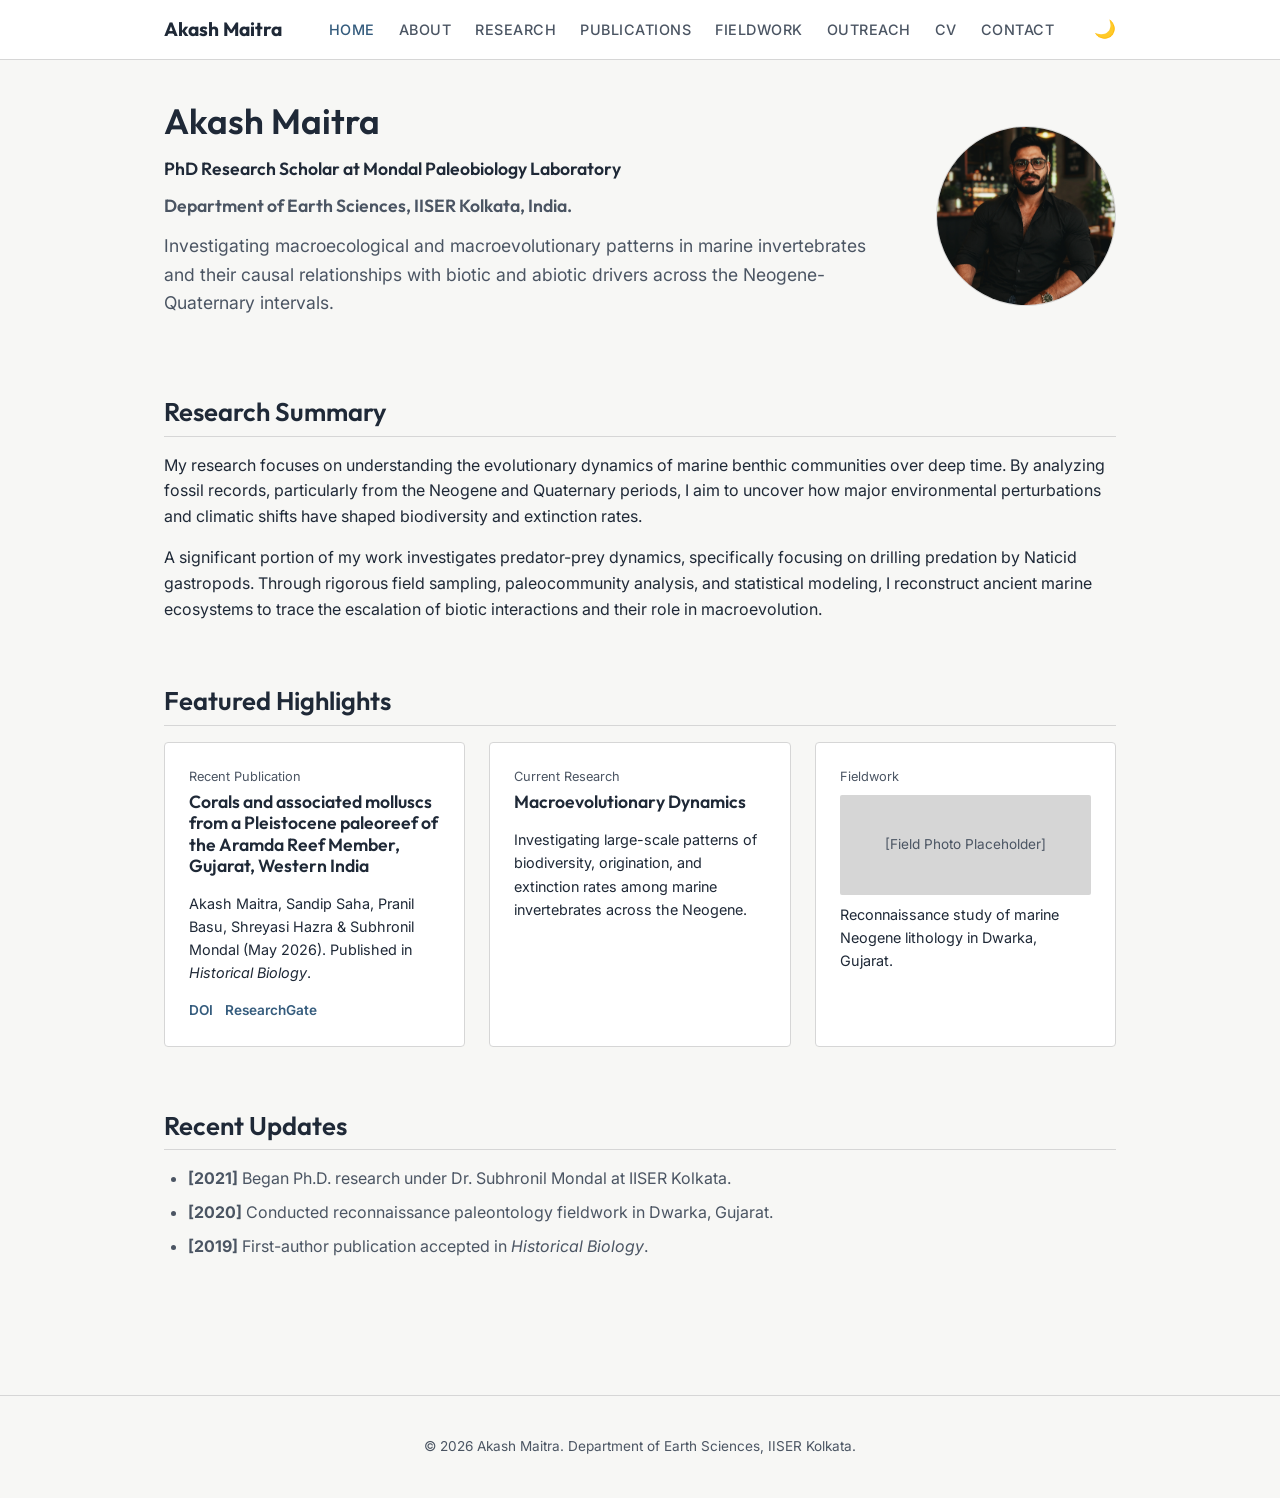
<file: index.html>
<!DOCTYPE html>
<html lang="en">
<head>
    <meta charset="UTF-8">
    <meta name="viewport" content="width=device-width, initial-scale=1.0">
    <title>Akash Maitra | Home</title>
    <link rel="stylesheet" href="styles.css">
</head>
<body>

    <nav class="navbar">
        <div class="container nav-container">
            <a href="index.html" class="nav-logo">Akash Maitra</a>
            <div class="nav-links">
                <a href="index.html" class="nav-link active">Home</a>
                <a href="about.html" class="nav-link">About</a>
                <a href="research.html" class="nav-link">Research</a>
                <a href="publications.html" class="nav-link">Publications</a>
                <a href="fieldwork.html" class="nav-link">Fieldwork</a>
                <a href="outreach.html" class="nav-link">Outreach</a>
                <a href="cv.html" class="nav-link">CV</a>
                <a href="contact.html" class="nav-link">Contact</a>
                <button class="theme-toggle" id="theme-toggle" aria-label="Toggle dark mode" style="background: none; border: none; cursor: pointer; font-size: 1.1rem; margin-left: 1rem;">🌙</button>
            </div>
        </div>
    </nav>

    <div class="page-wrapper container">
        
        <!-- Compact Hero -->
        <section class="hero">
            <div class="hero-content">
                <h1>Akash Maitra</h1>
                <h4>PhD Research Scholar at <a href="https://sites.google.com/site/subhronilindia/Home" target="_blank" rel="noopener" style="color: inherit; text-decoration: none;">Mondal Paleobiology Laboratory</a></h4>
                <h4 style="margin-top: 0; color: var(--text-secondary);"><a href="https://earth.iiserkol.ac.in/" target="_blank" rel="noopener" style="color: inherit; text-decoration: none;">Department of Earth Sciences</a>, <a href="https://www.iiserkol.ac.in/web/" target="_blank" rel="noopener" style="color: inherit; text-decoration: none;">IISER Kolkata</a>, India.</h4>
                <p style="font-size: 1.1rem; color: var(--text-secondary); margin-top: 1rem;">
                    Investigating macroecological and macroevolutionary patterns in marine invertebrates and their causal relationships with biotic and abiotic drivers across the Neogene-Quaternary intervals.
                </p>

            </div>
            <img src="profile.webp" alt="Akash Maitra" class="hero-image">
        </section>

        <!-- Research Summary -->
        <section style="margin-bottom: var(--space-xl);">
            <h2>Research Summary</h2>
            <p>
                My research focuses on understanding the evolutionary dynamics of marine benthic communities over deep time. By analyzing fossil records, particularly from the Neogene and Quaternary periods, I aim to uncover how major environmental perturbations and climatic shifts have shaped biodiversity and extinction rates.
            </p>
            <p>
                A significant portion of my work investigates predator-prey dynamics, specifically focusing on drilling predation by Naticid gastropods. Through rigorous field sampling, paleocommunity analysis, and statistical modeling, I reconstruct ancient marine ecosystems to trace the escalation of biotic interactions and their role in macroevolution.
            </p>
        </section>

        <!-- Featured Highlights -->
        <section style="margin-bottom: var(--space-xl);">
            <h2>Featured Highlights</h2>
            <div class="highlight-grid">
                <div class="highlight-item">
                    <span class="highlight-date">Recent Publication</span>
                    <h4>Corals and associated molluscs from a Pleistocene paleoreef of the Aramda Reef Member, Gujarat, Western India</h4>
                    <p style="font-size: 0.9rem;">Akash Maitra, Sandip Saha, Pranil Basu, Shreyasi Hazra & Subhronil Mondal (May 2026). Published in <em>Historical Biology</em>.</p>
                    <div style="margin-top: 0.5rem; font-size: 0.85rem;">
                        <a href="https://doi.org/10.1080/08912963.2026.2655822" target="_blank" rel="noopener" style="margin-right: 0.5rem; font-weight: 600;">DOI</a>
                        <a href="https://www.researchgate.net/publication/404551500_Corals_and_associated_molluscs_from_a_Pleistocene_paleoreef_of_the_Aramda_Reef_Member_Gujarat_Western_India" target="_blank" rel="noopener" style="font-weight: 600;">ResearchGate</a>
                    </div>
                </div>
                <div class="highlight-item">
                    <span class="highlight-date">Current Research</span>
                    <h4>Macroevolutionary Dynamics</h4>
                    <p style="font-size: 0.9rem;">Investigating large-scale patterns of biodiversity, origination, and extinction rates among marine invertebrates across the Neogene.</p>
                </div>
                <div class="highlight-item">
                    <span class="highlight-date">Fieldwork</span>
                    <div style="background-color: var(--border); height: 100px; margin-top: 0.5rem; margin-bottom: 0.5rem; display: flex; align-items: center; justify-content: center; color: var(--text-secondary); font-size: 0.85rem; border-radius: 2px;">
                        [Field Photo Placeholder]
                    </div>
                    <p style="font-size: 0.9rem;">Reconnaissance study of marine Neogene lithology in Dwarka, Gujarat.</p>
                </div>
            </div>
        </section>

        <!-- Recent Updates -->
        <section>
            <h2>Recent Updates</h2>
            <ul style="padding-left: var(--space-md); color: var(--text-secondary);">
                <li style="margin-bottom: 0.5rem;"><strong>[2021]</strong> Began Ph.D. research under Dr. Subhronil Mondal at IISER Kolkata.</li>
                <li style="margin-bottom: 0.5rem;"><strong>[2020]</strong> Conducted reconnaissance paleontology fieldwork in Dwarka, Gujarat.</li>
                <li style="margin-bottom: 0.5rem;"><strong>[2019]</strong> First-author publication accepted in <em>Historical Biology</em>.</li>
            </ul>
        </section>

    </div>

    <footer class="footer">
        <div class="container">
            &copy; 2026 Akash Maitra. Department of Earth Sciences, IISER Kolkata.
        </div>
    </footer>

    <script src="theme.js"></script>
</body>
</html>
</file>
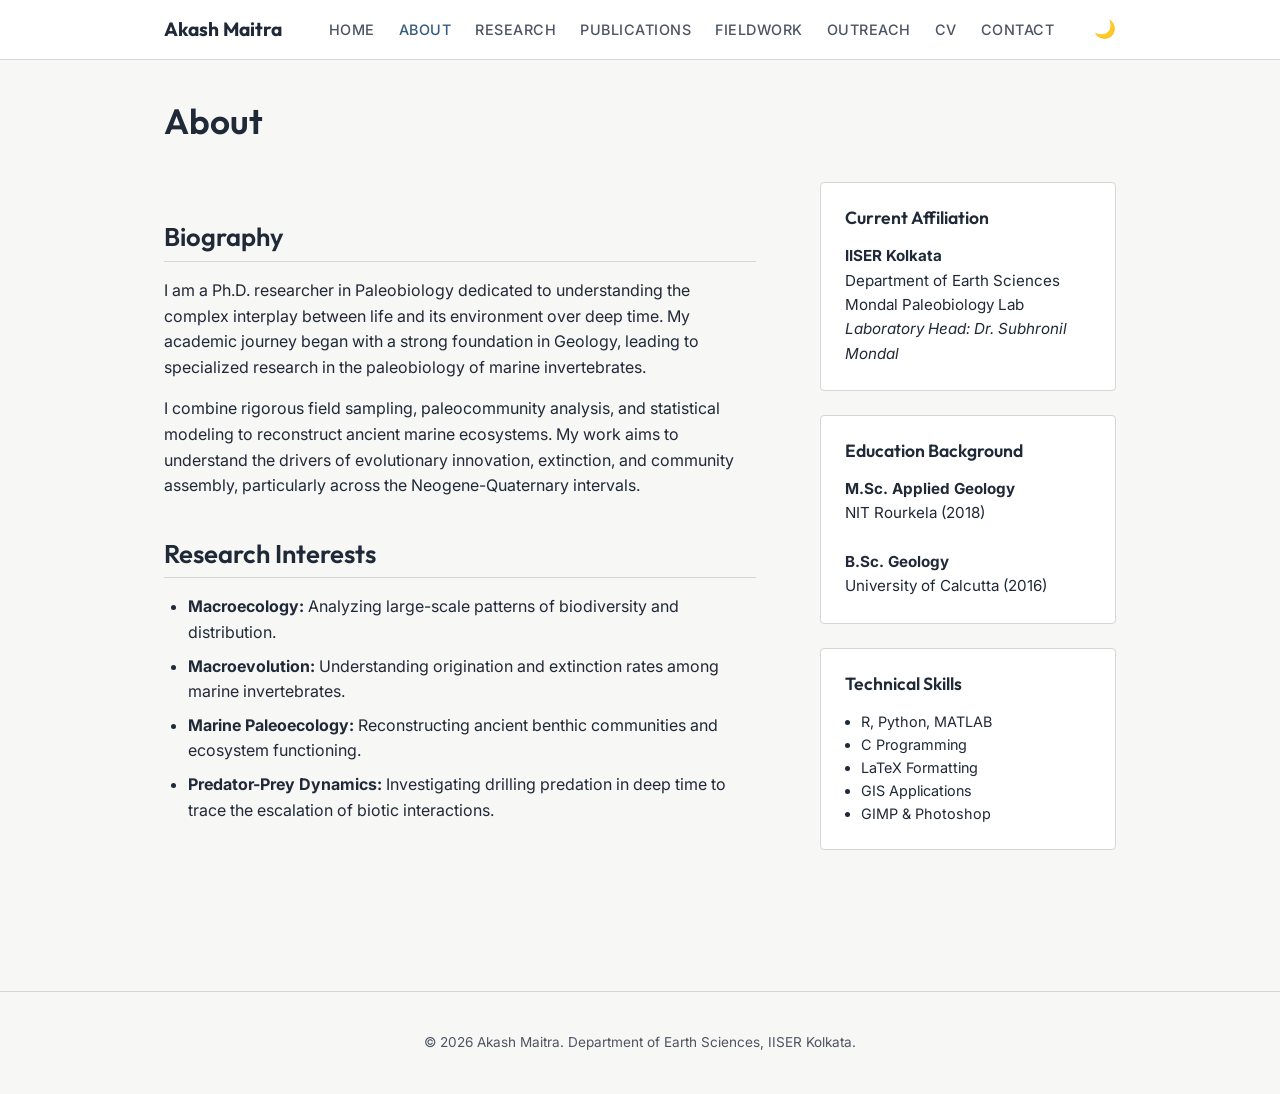
<file: about.html>
<!DOCTYPE html>
<html lang="en">
<head>
    <meta charset="UTF-8">
    <meta name="viewport" content="width=device-width, initial-scale=1.0">
    <title>Akash Maitra | About</title>
    <link rel="stylesheet" href="styles.css">
</head>
<body>

    <nav class="navbar">
        <div class="container nav-container">
            <a href="index.html" class="nav-logo">Akash Maitra</a>
            <div class="nav-links">
                <a href="index.html" class="nav-link">Home</a>
                <a href="about.html" class="nav-link active">About</a>
                <a href="research.html" class="nav-link">Research</a>
                <a href="publications.html" class="nav-link">Publications</a>
                <a href="fieldwork.html" class="nav-link">Fieldwork</a>
                <a href="outreach.html" class="nav-link">Outreach</a>
                <a href="cv.html" class="nav-link">CV</a>
                <a href="contact.html" class="nav-link">Contact</a>
                <button class="theme-toggle" id="theme-toggle" aria-label="Toggle dark mode" style="background: none; border: none; cursor: pointer; font-size: 1.1rem; margin-left: 1rem;">🌙</button>
            </div>
        </div>
    </nav>

    <div class="page-wrapper container">
        <h1>About</h1>
        
        <div style="display: grid; grid-template-columns: 2fr 1fr; gap: var(--space-xl); margin-top: var(--space-lg);">
            
            <!-- Biography Column -->
            <div>
                <h2>Biography</h2>
                <p>
                    I am a Ph.D. researcher in Paleobiology dedicated to understanding the complex interplay between life and its environment over deep time. My academic journey began with a strong foundation in Geology, leading to specialized research in the paleobiology of marine invertebrates.
                </p>
                <p>
                    I combine rigorous field sampling, paleocommunity analysis, and statistical modeling to reconstruct ancient marine ecosystems. My work aims to understand the drivers of evolutionary innovation, extinction, and community assembly, particularly across the Neogene-Quaternary intervals.
                </p>

                <h2>Research Interests</h2>
                <ul style="padding-left: var(--space-md); margin-bottom: var(--space-lg);">
                    <li style="margin-bottom: 0.5rem;"><strong>Macroecology:</strong> Analyzing large-scale patterns of biodiversity and distribution.</li>
                    <li style="margin-bottom: 0.5rem;"><strong>Macroevolution:</strong> Understanding origination and extinction rates among marine invertebrates.</li>
                    <li style="margin-bottom: 0.5rem;"><strong>Marine Paleoecology:</strong> Reconstructing ancient benthic communities and ecosystem functioning.</li>
                    <li style="margin-bottom: 0.5rem;"><strong>Predator-Prey Dynamics:</strong> Investigating drilling predation in deep time to trace the escalation of biotic interactions.</li>
                </ul>
            </div>

            <!-- Affiliations & Skills Column -->
            <div>
                <div class="highlight-item" style="margin-bottom: var(--space-md);">
                    <h4 style="margin-top: 0;">Current Affiliation</h4>
                    <p style="font-size: 0.95rem; margin-bottom: 0;">
                        <strong>IISER Kolkata</strong><br>
                        Department of Earth Sciences<br>
                        Mondal Paleobiology Lab<br>
                        <em>Laboratory Head: Dr. Subhronil Mondal</em>
                    </p>
                </div>

                <div class="highlight-item" style="margin-bottom: var(--space-md);">
                    <h4 style="margin-top: 0;">Education Background</h4>
                    <p style="font-size: 0.95rem; margin-bottom: 0;">
                        <strong>M.Sc. Applied Geology</strong><br>
                        NIT Rourkela (2018)<br><br>
                        <strong>B.Sc. Geology</strong><br>
                        University of Calcutta (2016)
                    </p>
                </div>
                
                <div class="highlight-item">
                    <h4 style="margin-top: 0;">Technical Skills</h4>
                    <ul style="padding-left: var(--space-sm); font-size: 0.9rem; margin-bottom: 0;">
                        <li>R, Python, MATLAB</li>
                        <li>C Programming</li>
                        <li>LaTeX Formatting</li>
                        <li>GIS Applications</li>
                        <li>GIMP & Photoshop</li>
                    </ul>
                </div>
            </div>
            
        </div>
    </div>

    <footer class="footer">
        <div class="container">
            &copy; 2026 Akash Maitra. Department of Earth Sciences, IISER Kolkata.
        </div>
    </footer>

    <script src="theme.js"></script>
</body>
</html>
</file>
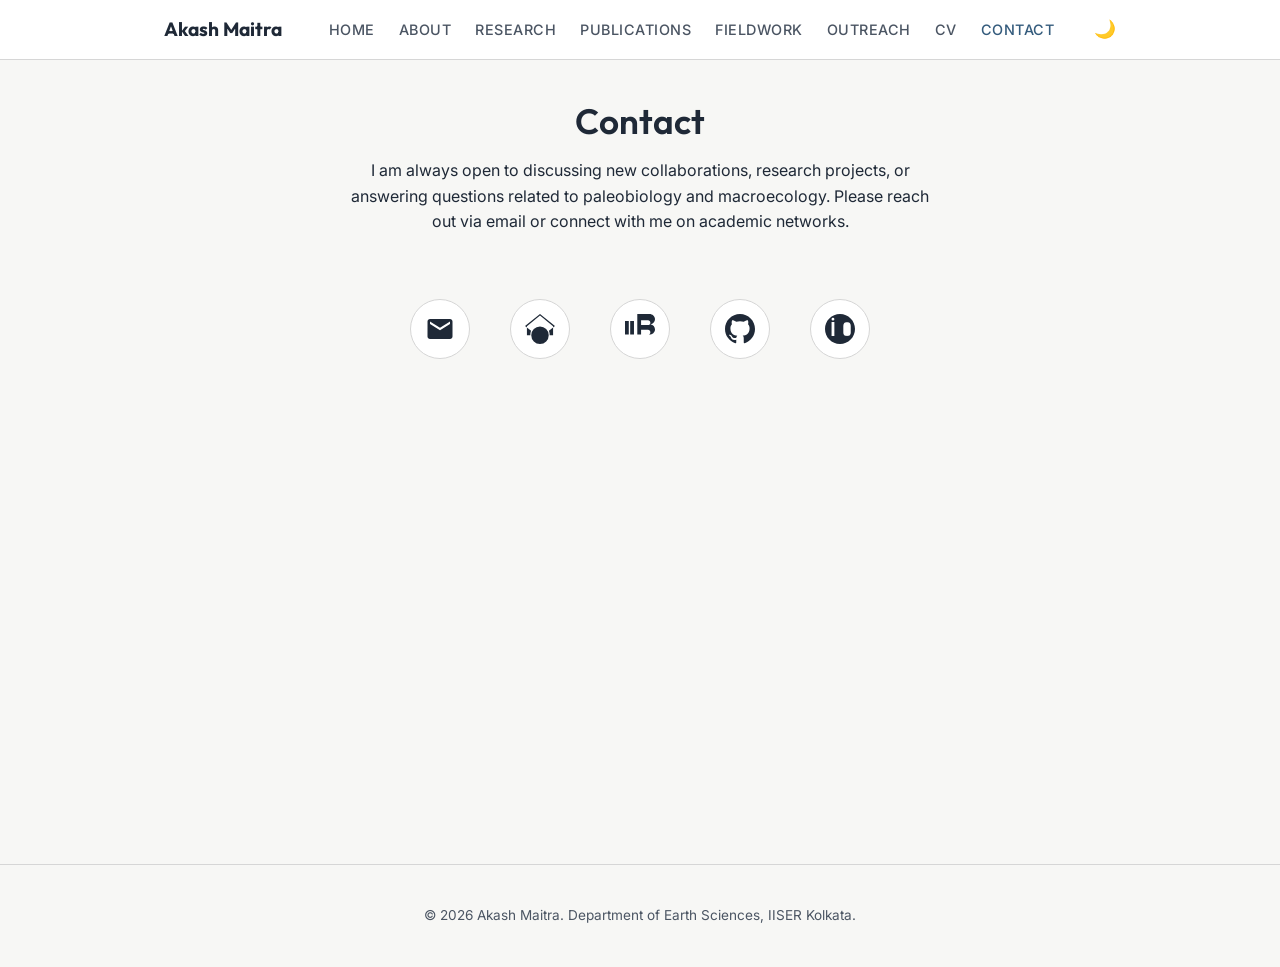
<file: contact.html>
<!DOCTYPE html>
<html lang="en">
<head>
    <meta charset="UTF-8">
    <meta name="viewport" content="width=device-width, initial-scale=1.0">
    <title>Akash Maitra | Contact</title>
    <link rel="stylesheet" href="styles.css">
</head>
<body>

    <nav class="navbar">
        <div class="container nav-container">
            <a href="index.html" class="nav-logo">Akash Maitra</a>
            <div class="nav-links">
                <a href="index.html" class="nav-link">Home</a>
                <a href="about.html" class="nav-link">About</a>
                <a href="research.html" class="nav-link">Research</a>
                <a href="publications.html" class="nav-link">Publications</a>
                <a href="fieldwork.html" class="nav-link">Fieldwork</a>
                <a href="outreach.html" class="nav-link">Outreach</a>
                <a href="cv.html" class="nav-link">CV</a>
                <a href="contact.html" class="nav-link active">Contact</a>
                <button class="theme-toggle" id="theme-toggle" aria-label="Toggle dark mode" style="background: none; border: none; cursor: pointer; font-size: 1.1rem; margin-left: 1rem;">🌙</button>
            </div>
        </div>
    </nav>

    <div class="page-wrapper container" style="text-align: center;">
        <h1>Contact</h1>
        <p class="text-secondary" style="margin-bottom: var(--space-xl); max-width: 600px; margin-left: auto; margin-right: auto;">
            I am always open to discussing new collaborations, research projects, or answering questions related to paleobiology and macroecology. Please reach out via email or connect with me on academic networks.
        </p>

        <div class="contact-grid">
            <!-- Gmail -->
            <a href="mailto:am21rs013@iiserkol.ac.in" class="contact-icon" title="Email" aria-label="Email">
                <svg viewBox="0 0 24 24"><path d="M20 4H4c-1.1 0-1.99.9-1.99 2L2 18c0 1.1.9 2 2 2h16c1.1 0 2-.9 2-2V6c0-1.1-.9-2-2-2zm0 4l-8 5-8-5V6l8 5 8-5v2z"/></svg>
            </a>
            
            <!-- Google Scholar -->
            <a href="https://scholar.google.com/citations?user=yaiYOuAAAAAJ&hl=en" target="_blank" rel="noopener noreferrer" class="contact-icon" title="Google Scholar" aria-label="Google Scholar">
                <svg viewBox="0 0 24 24"><path d="M12 24a7 7 0 1 1 0-14 7 7 0 0 1 0 14zm0-24L0 9.5l4.838 3.94A8.923 8.923 0 0 0 4.269 17H1.54V9.8L12 1.25l10.46 8.55V17h-2.73a8.923 8.923 0 0 0-.569-3.56L24 9.5 12 0z"/></svg>
            </a>
            
            <!-- ResearchGate -->
            <a href="https://www.researchgate.net/profile/Akash-Maitra-2?ev=hdr_xprf" target="_blank" rel="noopener noreferrer" class="contact-icon" title="ResearchGate" aria-label="ResearchGate">
                <svg viewBox="0 0 24 24"><path d="M19.586 0c2.274 0 4.414 1.83 4.414 4.102 0 1.956-1.503 3.633-3.666 4.101 2.273.473 3.666 2.146 3.666 4.102 0 2.273-2.14 4.101-4.414 4.101H9.834V0h9.752zM7.18 5.617v10.781H4.15V5.617H7.18zM0 5.617v10.781h3.03V5.617H0zm18.397 10.781c1.137 0 1.896-.757 1.896-1.896 0-1.138-.759-1.896-1.896-1.896h-5.534v3.792h5.534zm-5.534-7.585h5.534c1.137 0 1.896-.758 1.896-1.896 0-1.137-.759-1.895-1.896-1.895h-5.534v3.791z"/></svg>
            </a>
            
            <!-- GitHub -->
            <a href="#" target="_blank" rel="noopener noreferrer" class="contact-icon" title="GitHub" aria-label="GitHub">
                <svg viewBox="0 0 24 24"><path d="M12 0C5.37 0 0 5.373 0 12c0 5.302 3.438 9.8 8.207 11.387.6.113.793-.261.793-.577v-2.234c-3.338.726-4.033-1.416-4.033-1.416-.546-1.387-1.333-1.756-1.333-1.756-1.089-.745.083-.729.083-.729 1.205.084 1.839 1.237 1.839 1.237 1.07 1.834 2.807 1.304 3.492.997.107-.775.418-1.305.762-1.604-2.665-.305-5.467-1.334-5.467-5.931 0-1.311.469-2.381 1.236-3.221-.124-.303-.535-1.524.117-3.176 0 0 1.008-.322 3.301 1.23A11.509 11.509 0 0 1 12 5.803c1.02.005 2.047.138 3.006.404 2.291-1.552 3.297-1.23 3.297-1.23.653 1.653.242 2.874.118 3.176.77.84 1.235 1.911 1.235 3.221 0 4.609-2.807 5.624-5.479 5.921.43.372.823 1.102.823 2.222v3.293c0 .319.192.694.801.576C20.566 21.797 24 17.3 24 12c0-6.627-5.373-12-12-12z"/></svg>
            </a>
            
            <!-- ORCID Placeholder -->
            <a href="#" target="_blank" rel="noopener noreferrer" class="contact-icon" title="ORCID" aria-label="ORCID">
                <svg viewBox="0 0 24 24"><path d="M12 0C5.372 0 0 5.372 0 12s5.372 12 12 12 12-5.372 12-12S18.628 0 12 0zm-4.5 17.625h-2.25V6.375h2.25v11.25zM6.375 5.25a1.125 1.125 0 1 1 0-2.25 1.125 1.125 0 0 1 0 2.25zm11.25 12.375c-1.12 0-1.897-.247-2.33-.74-.43-.495-.644-1.205-.644-2.13v-5.25c0-.925.214-1.635.644-2.13.433-.493 1.21-.74 2.33-.74 1.12 0 1.897.247 2.33.74.43.495.644 1.205.644 2.13v5.25c0 .925-.214 1.635-.644 2.13-.433.493-1.21.74-2.33.74z"/></svg>
            </a>
        </div>
    </div>

    <footer class="footer">
        <div class="container">
            &copy; 2026 Akash Maitra. Department of Earth Sciences, IISER Kolkata.
        </div>
    </footer>

    <script src="theme.js"></script>
</body>
</html>
</file>
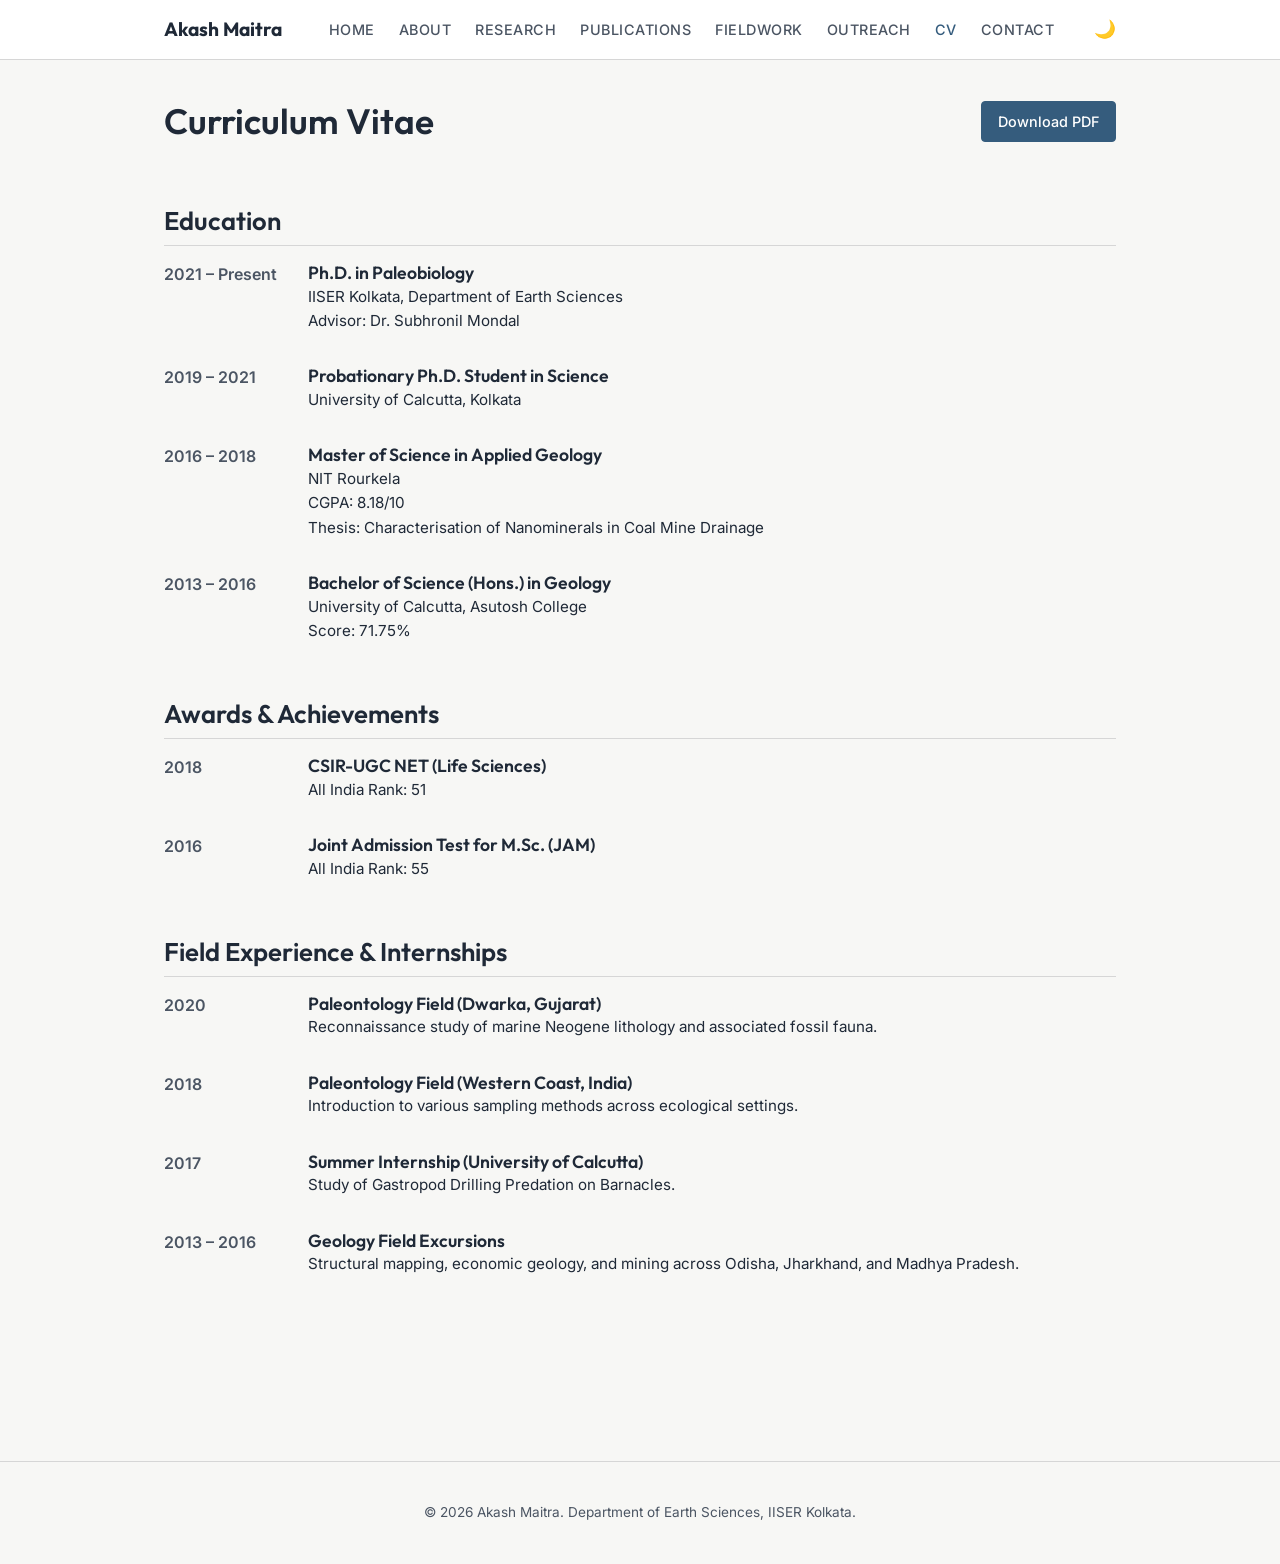
<file: cv.html>
<!DOCTYPE html>
<html lang="en">
<head>
    <meta charset="UTF-8">
    <meta name="viewport" content="width=device-width, initial-scale=1.0">
    <title>Akash Maitra | CV</title>
    <link rel="stylesheet" href="styles.css">
</head>
<body>

    <nav class="navbar">
        <div class="container nav-container">
            <a href="index.html" class="nav-logo">Akash Maitra</a>
            <div class="nav-links">
                <a href="index.html" class="nav-link">Home</a>
                <a href="about.html" class="nav-link">About</a>
                <a href="research.html" class="nav-link">Research</a>
                <a href="publications.html" class="nav-link">Publications</a>
                <a href="fieldwork.html" class="nav-link">Fieldwork</a>
                <a href="outreach.html" class="nav-link">Outreach</a>
                <a href="cv.html" class="nav-link active">CV</a>
                <a href="contact.html" class="nav-link">Contact</a>
                <button class="theme-toggle" id="theme-toggle" aria-label="Toggle dark mode" style="background: none; border: none; cursor: pointer; font-size: 1.1rem; margin-left: 1rem;">🌙</button>
            </div>
        </div>
    </nav>

    <div class="page-wrapper container">
        <div style="display: flex; justify-content: space-between; align-items: center; margin-bottom: var(--space-xl);">
            <h1 style="margin-bottom: 0;">Curriculum Vitae</h1>
            <a href="#" class="btn btn-primary" download>Download PDF</a>
        </div>

        <section class="cv-section">
            <h2>Education</h2>
            
            <div class="cv-item">
                <div class="cv-year">2021 &ndash; Present</div>
                <div class="cv-details">
                    <h4>Ph.D. in Paleobiology</h4>
                    <p class="text-secondary" style="font-size: 0.95rem;">IISER Kolkata, Department of Earth Sciences<br>Advisor: Dr. Subhronil Mondal</p>
                </div>
            </div>

            <div class="cv-item">
                <div class="cv-year">2019 &ndash; 2021</div>
                <div class="cv-details">
                    <h4>Probationary Ph.D. Student in Science</h4>
                    <p class="text-secondary" style="font-size: 0.95rem;">University of Calcutta, Kolkata</p>
                </div>
            </div>

            <div class="cv-item">
                <div class="cv-year">2016 &ndash; 2018</div>
                <div class="cv-details">
                    <h4>Master of Science in Applied Geology</h4>
                    <p class="text-secondary" style="font-size: 0.95rem;">NIT Rourkela<br>CGPA: 8.18/10<br>Thesis: Characterisation of Nanominerals in Coal Mine Drainage</p>
                </div>
            </div>

            <div class="cv-item">
                <div class="cv-year">2013 &ndash; 2016</div>
                <div class="cv-details">
                    <h4>Bachelor of Science (Hons.) in Geology</h4>
                    <p class="text-secondary" style="font-size: 0.95rem;">University of Calcutta, Asutosh College<br>Score: 71.75%</p>
                </div>
            </div>
        </section>

        <section class="cv-section">
            <h2>Awards & Achievements</h2>
            <div class="cv-item">
                <div class="cv-year">2018</div>
                <div class="cv-details">
                    <h4>CSIR-UGC NET (Life Sciences)</h4>
                    <p class="text-secondary" style="font-size: 0.95rem;">All India Rank: 51</p>
                </div>
            </div>
            <div class="cv-item">
                <div class="cv-year">2016</div>
                <div class="cv-details">
                    <h4>Joint Admission Test for M.Sc. (JAM)</h4>
                    <p class="text-secondary" style="font-size: 0.95rem;">All India Rank: 55</p>
                </div>
            </div>
        </section>

        <section class="cv-section">
            <h2>Field Experience & Internships</h2>
            <div class="cv-item">
                <div class="cv-year">2020</div>
                <div class="cv-details">
                    <h4>Paleontology Field (Dwarka, Gujarat)</h4>
                    <p class="text-secondary" style="font-size: 0.95rem;">Reconnaissance study of marine Neogene lithology and associated fossil fauna.</p>
                </div>
            </div>
            <div class="cv-item">
                <div class="cv-year">2018</div>
                <div class="cv-details">
                    <h4>Paleontology Field (Western Coast, India)</h4>
                    <p class="text-secondary" style="font-size: 0.95rem;">Introduction to various sampling methods across ecological settings.</p>
                </div>
            </div>
            <div class="cv-item">
                <div class="cv-year">2017</div>
                <div class="cv-details">
                    <h4>Summer Internship (University of Calcutta)</h4>
                    <p class="text-secondary" style="font-size: 0.95rem;">Study of Gastropod Drilling Predation on Barnacles.</p>
                </div>
            </div>
            <div class="cv-item">
                <div class="cv-year">2013 &ndash; 2016</div>
                <div class="cv-details">
                    <h4>Geology Field Excursions</h4>
                    <p class="text-secondary" style="font-size: 0.95rem;">Structural mapping, economic geology, and mining across Odisha, Jharkhand, and Madhya Pradesh.</p>
                </div>
            </div>
        </section>

    </div>

    <footer class="footer">
        <div class="container">
            &copy; 2026 Akash Maitra. Department of Earth Sciences, IISER Kolkata.
        </div>
    </footer>

    <script src="theme.js"></script>
</body>
</html>
</file>
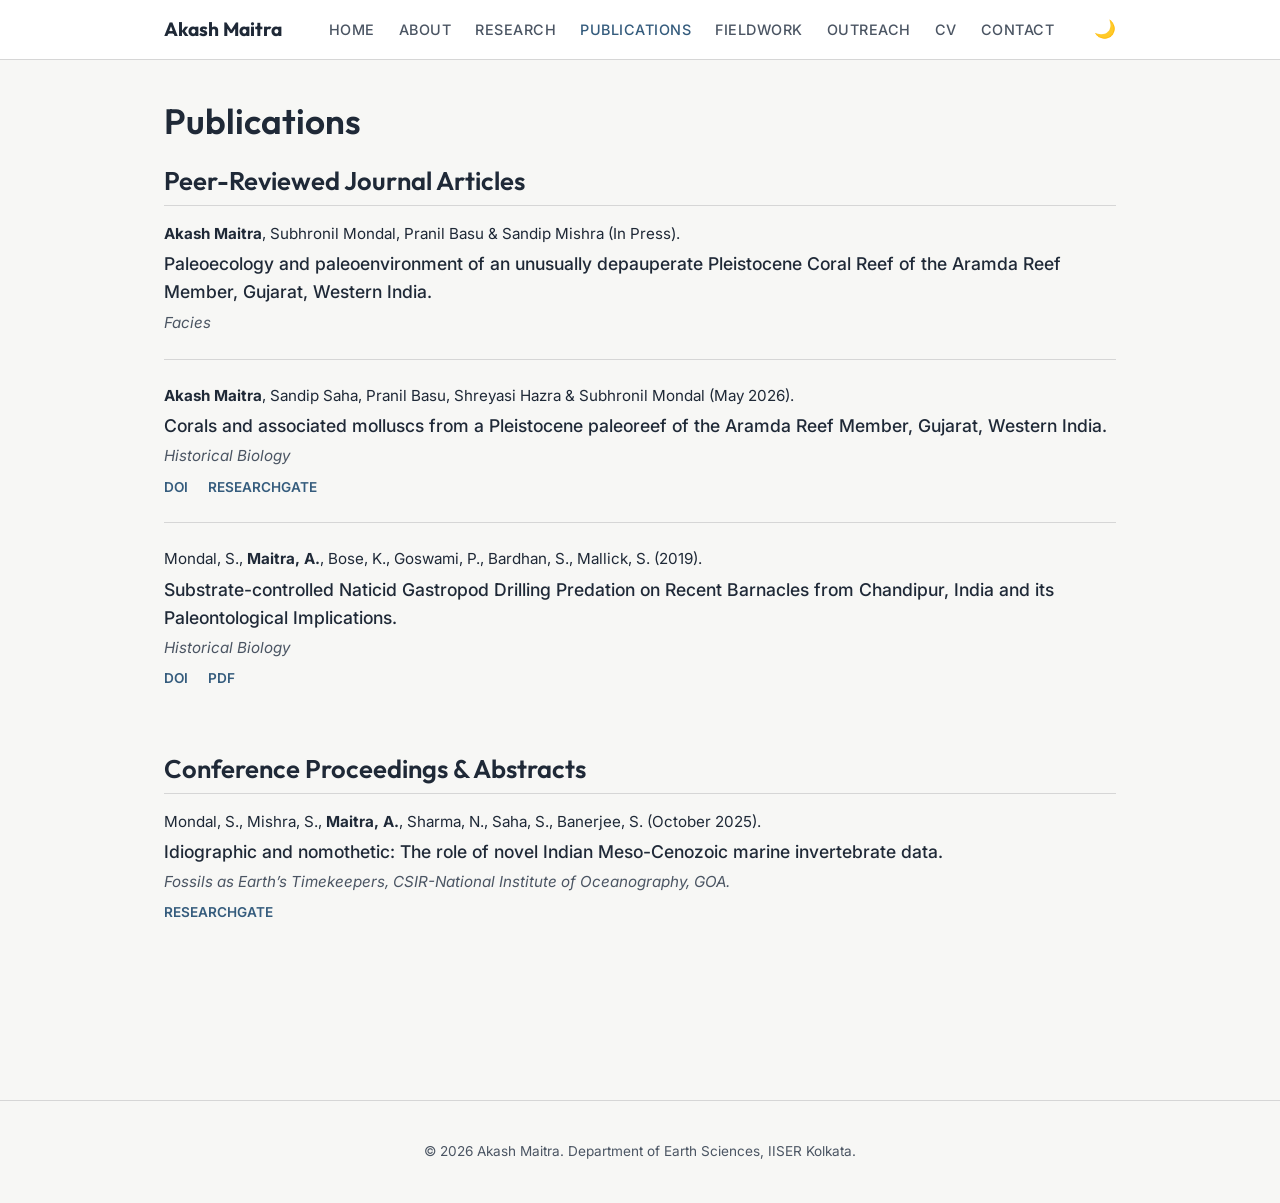
<file: publications.html>
<!DOCTYPE html>
<html lang="en">
<head>
    <meta charset="UTF-8">
    <meta name="viewport" content="width=device-width, initial-scale=1.0">
    <title>Akash Maitra | Publications</title>
    <link rel="stylesheet" href="styles.css">
</head>
<body>

    <nav class="navbar">
        <div class="container nav-container">
            <a href="index.html" class="nav-logo">Akash Maitra</a>
            <div class="nav-links">
                <a href="index.html" class="nav-link">Home</a>
                <a href="about.html" class="nav-link">About</a>
                <a href="research.html" class="nav-link">Research</a>
                <a href="publications.html" class="nav-link active">Publications</a>
                <a href="fieldwork.html" class="nav-link">Fieldwork</a>
                <a href="outreach.html" class="nav-link">Outreach</a>
                <a href="cv.html" class="nav-link">CV</a>
                <a href="contact.html" class="nav-link">Contact</a>
                <button class="theme-toggle" id="theme-toggle" aria-label="Toggle dark mode" style="background: none; border: none; cursor: pointer; font-size: 1.1rem; margin-left: 1rem;">🌙</button>
            </div>
        </div>
    </nav>

    <div class="page-wrapper container">
        <h1>Publications</h1>
        
        <h2 style="margin-top: var(--space-md);">Peer-Reviewed Journal Articles</h2>
        <ul class="pub-list">
            
            <li class="pub-item">
                <div class="pub-authors"><strong>Akash Maitra</strong>, Subhronil Mondal, Pranil Basu & Sandip Mishra (In Press).</div>
                <div class="pub-title">Paleoecology and paleoenvironment of an unusually depauperate Pleistocene Coral Reef of the Aramda Reef Member, Gujarat, Western India.</div>
                <div class="pub-journal">Facies</div>
            </li>

            <li class="pub-item">
                <div class="pub-authors"><strong>Akash Maitra</strong>, Sandip Saha, Pranil Basu, Shreyasi Hazra & Subhronil Mondal (May 2026).</div>
                <div class="pub-title">Corals and associated molluscs from a Pleistocene paleoreef of the Aramda Reef Member, Gujarat, Western India.</div>
                <div class="pub-journal">Historical Biology</div>
                <div class="pub-links">
                    <a href="https://doi.org/10.1080/08912963.2026.2655822" target="_blank" rel="noopener">DOI</a>
                    <a href="https://www.researchgate.net/publication/404551500_Corals_and_associated_molluscs_from_a_Pleistocene_paleoreef_of_the_Aramda_Reef_Member_Gujarat_Western_India" target="_blank" rel="noopener">ResearchGate</a>
                </div>
            </li>

            <li class="pub-item">
                <div class="pub-authors">Mondal, S., <strong>Maitra, A.</strong>, Bose, K., Goswami, P., Bardhan, S., Mallick, S. (2019).</div>
                <div class="pub-title">Substrate-controlled Naticid Gastropod Drilling Predation on Recent Barnacles from Chandipur, India and its Paleontological Implications.</div>
                <div class="pub-journal">Historical Biology</div>
                <div class="pub-links">
                    <a href="#" target="_blank" rel="noopener">DOI</a>
                    <a href="#" target="_blank" rel="noopener">PDF</a>
                </div>
            </li>

        </ul>

        <h2>Conference Proceedings & Abstracts</h2>
        <ul class="pub-list">
            
            <li class="pub-item">
                <div class="pub-authors">Mondal, S., Mishra, S., <strong>Maitra, A.</strong>, Sharma, N., Saha, S., Banerjee, S. (October 2025).</div>
                <div class="pub-title">Idiographic and nomothetic: The role of novel Indian Meso-Cenozoic marine invertebrate data.</div>
                <div class="pub-journal">Fossils as Earth’s Timekeepers, CSIR-National Institute of Oceanography, GOA.</div>
                <div class="pub-links">
                    <a href="https://www.researchgate.net/publication/397873054_Idiographic_and_nomothetic_The_role_of_novel_Indian_Meso-Cenozoic_marine_invertebrate_data" target="_blank" rel="noopener">ResearchGate</a>
                </div>
            </li>

        </ul>

    </div>

    <footer class="footer">
        <div class="container">
            &copy; 2026 Akash Maitra. Department of Earth Sciences, IISER Kolkata.
        </div>
    </footer>

    <script src="theme.js"></script>
</body>
</html>
</file>
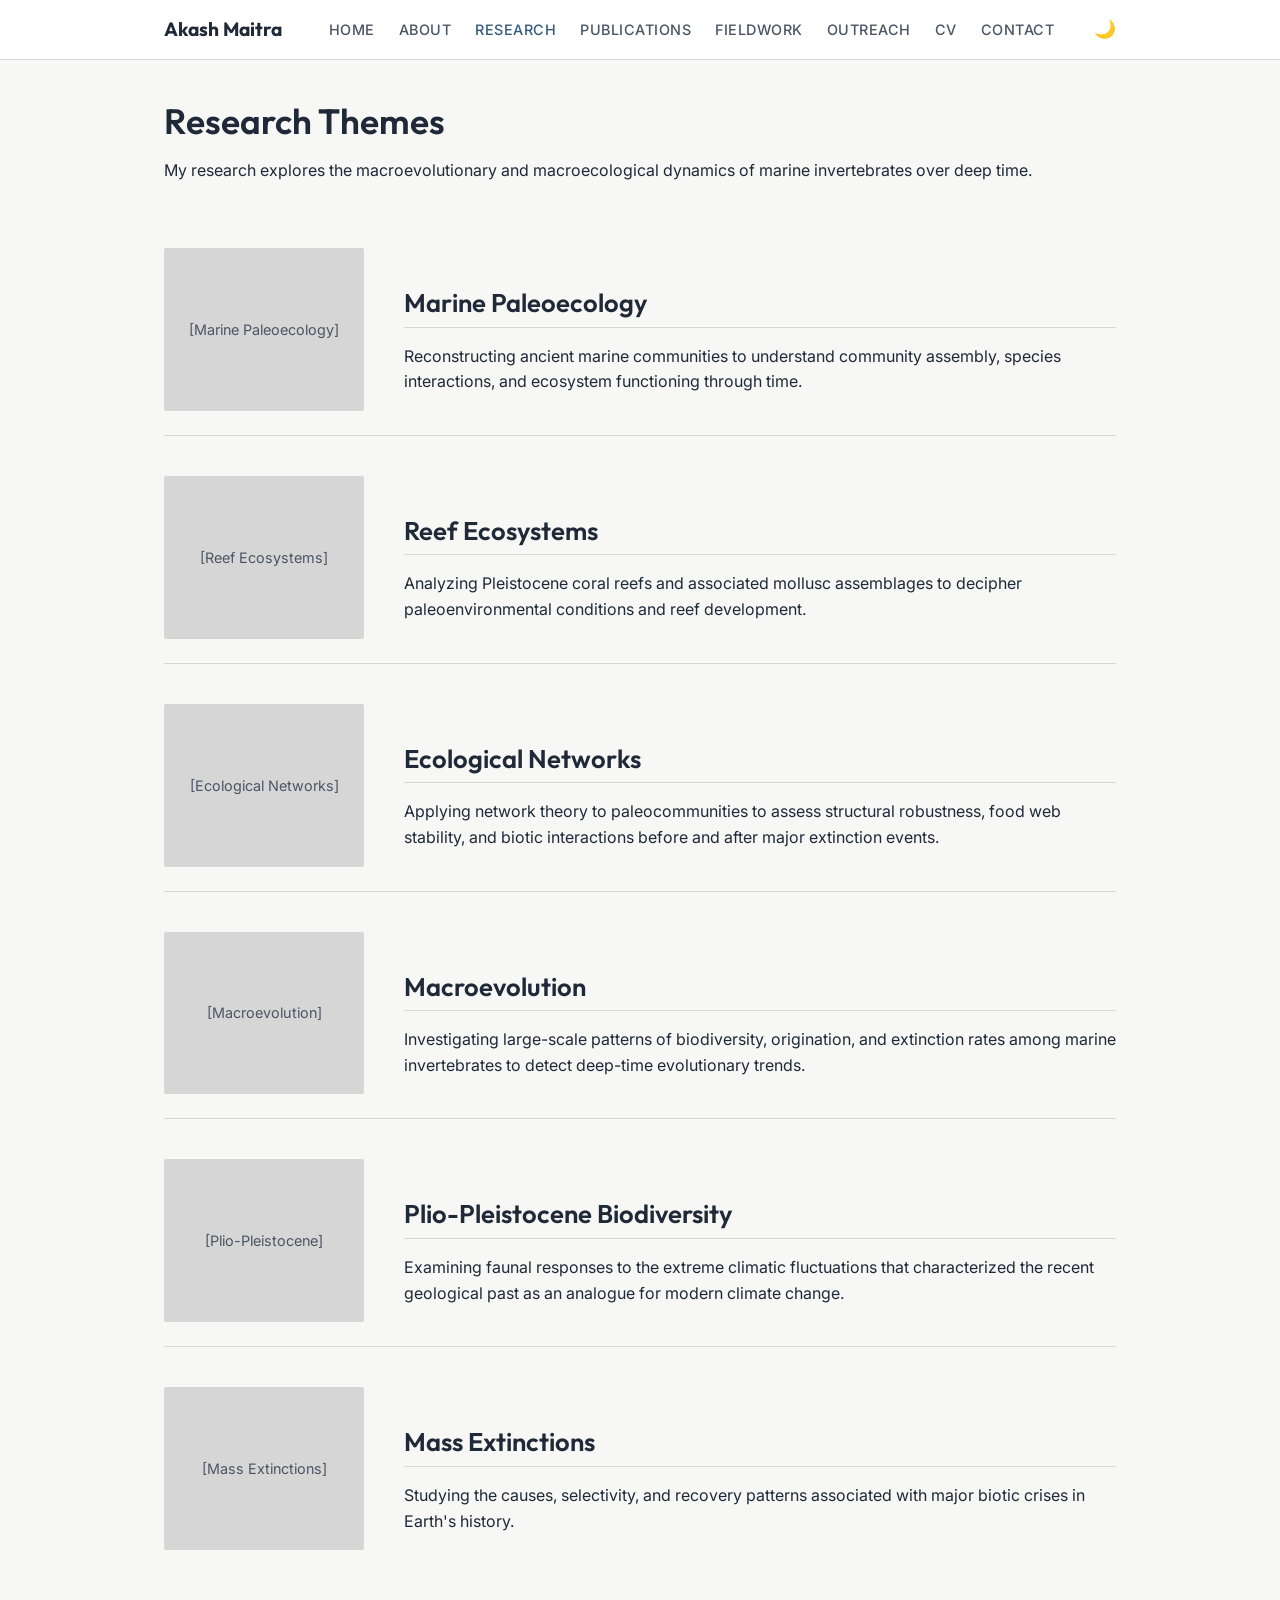
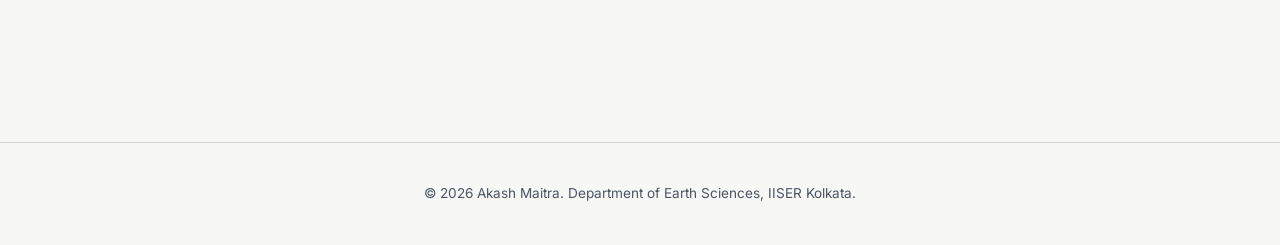
<file: research.html>
<!DOCTYPE html>
<html lang="en">
<head>
    <meta charset="UTF-8">
    <meta name="viewport" content="width=device-width, initial-scale=1.0">
    <title>Akash Maitra | Research</title>
    <link rel="stylesheet" href="styles.css">
</head>
<body>

    <nav class="navbar">
        <div class="container nav-container">
            <a href="index.html" class="nav-logo">Akash Maitra</a>
            <div class="nav-links">
                <a href="index.html" class="nav-link">Home</a>
                <a href="about.html" class="nav-link">About</a>
                <a href="research.html" class="nav-link active">Research</a>
                <a href="publications.html" class="nav-link">Publications</a>
                <a href="fieldwork.html" class="nav-link">Fieldwork</a>
                <a href="outreach.html" class="nav-link">Outreach</a>
                <a href="cv.html" class="nav-link">CV</a>
                <a href="contact.html" class="nav-link">Contact</a>
                <button class="theme-toggle" id="theme-toggle" aria-label="Toggle dark mode" style="background: none; border: none; cursor: pointer; font-size: 1.1rem; margin-left: 1rem;">🌙</button>
            </div>
        </div>
    </nav>

    <div class="page-wrapper container">
        <h1>Research Themes</h1>
        <p class="text-secondary" style="margin-bottom: var(--space-xl);">My research explores the macroevolutionary and macroecological dynamics of marine invertebrates over deep time.</p>

        <!-- Theme 1 -->
        <div class="research-theme">
            <div class="research-img-placeholder" style="background-color: var(--border); border-radius: 2px; display: flex; align-items: center; justify-content: center; color: var(--text-secondary); font-size: 0.9rem;">
                [Marine Paleoecology]
            </div>
            <div>
                <h2>Marine Paleoecology</h2>
                <p>Reconstructing ancient marine communities to understand community assembly, species interactions, and ecosystem functioning through time.</p>
            </div>
        </div>

        <!-- Theme 2 -->
        <div class="research-theme">
            <div class="research-img-placeholder" style="background-color: var(--border); border-radius: 2px; display: flex; align-items: center; justify-content: center; color: var(--text-secondary); font-size: 0.9rem;">
                [Reef Ecosystems]
            </div>
            <div>
                <h2>Reef Ecosystems</h2>
                <p>Analyzing Pleistocene coral reefs and associated mollusc assemblages to decipher paleoenvironmental conditions and reef development.</p>
            </div>
        </div>

        <!-- Theme 3 -->
        <div class="research-theme">
            <div class="research-img-placeholder" style="background-color: var(--border); border-radius: 2px; display: flex; align-items: center; justify-content: center; color: var(--text-secondary); font-size: 0.9rem;">
                [Ecological Networks]
            </div>
            <div>
                <h2>Ecological Networks</h2>
                <p>Applying network theory to paleocommunities to assess structural robustness, food web stability, and biotic interactions before and after major extinction events.</p>
            </div>
        </div>

        <!-- Theme 4 -->
        <div class="research-theme">
            <div class="research-img-placeholder" style="background-color: var(--border); border-radius: 2px; display: flex; align-items: center; justify-content: center; color: var(--text-secondary); font-size: 0.9rem;">
                [Macroevolution]
            </div>
            <div>
                <h2>Macroevolution</h2>
                <p>Investigating large-scale patterns of biodiversity, origination, and extinction rates among marine invertebrates to detect deep-time evolutionary trends.</p>
            </div>
        </div>

        <!-- Theme 5 -->
        <div class="research-theme">
            <div class="research-img-placeholder" style="background-color: var(--border); border-radius: 2px; display: flex; align-items: center; justify-content: center; color: var(--text-secondary); font-size: 0.9rem;">
                [Plio-Pleistocene]
            </div>
            <div>
                <h2>Plio-Pleistocene Biodiversity</h2>
                <p>Examining faunal responses to the extreme climatic fluctuations that characterized the recent geological past as an analogue for modern climate change.</p>
            </div>
        </div>

        <!-- Theme 6 -->
        <div class="research-theme">
            <div class="research-img-placeholder" style="background-color: var(--border); border-radius: 2px; display: flex; align-items: center; justify-content: center; color: var(--text-secondary); font-size: 0.9rem;">
                [Mass Extinctions]
            </div>
            <div>
                <h2>Mass Extinctions</h2>
                <p>Studying the causes, selectivity, and recovery patterns associated with major biotic crises in Earth's history.</p>
            </div>
        </div>

    </div>

    <footer class="footer">
        <div class="container">
            &copy; 2026 Akash Maitra. Department of Earth Sciences, IISER Kolkata.
        </div>
    </footer>

    <script src="theme.js"></script>
</body>
</html>
</file>
<file: styles.css>
@import url('https://fonts.googleapis.com/css2?family=Inter:wght@400;500;600&family=Outfit:wght@400;500;600;700&display=swap');

:root {
    /* Academic Theme Colors */
    --bg-primary: #f7f7f5;
    --bg-secondary: #ffffff;
    --text-primary: #1f2937;
    --text-secondary: #4b5563;
    --accent: #355c7d;
    --border: #d6d6d6;
    
    /* Typography */
    --font-body: 'Inter', sans-serif;
    --font-heading: 'Outfit', sans-serif;
    
    /* Spacing - Compact */
    --space-xs: 0.5rem;
    --space-sm: 1rem;
    --space-md: 1.5rem;
    --space-lg: 2.5rem;
    --space-xl: 4rem;
    
    --max-width: 1000px;
    --nav-height: 60px;
}

[data-theme="dark"] {
    --bg-primary: #111827;
    --bg-secondary: #1f2937;
    --text-primary: #f9fafb;
    --text-secondary: #9ca3af;
    --accent: #60a5fa;
    --border: #374151;
}

/* Reset */
* {
    margin: 0;
    padding: 0;
    box-sizing: border-box;
}

body {
    background-color: var(--bg-primary);
    color: var(--text-primary);
    font-family: var(--font-body);
    line-height: 1.6;
    font-size: 16px;
    -webkit-font-smoothing: antialiased;
}

/* Typography */
h1, h2, h3, h4, h5 {
    font-family: var(--font-heading);
    color: var(--text-primary);
    line-height: 1.2;
    margin-bottom: var(--space-sm);
    font-weight: 600;
}

h1 { font-size: 2.2rem; }
h2 { font-size: 1.6rem; margin-top: var(--space-lg); border-bottom: 1px solid var(--border); padding-bottom: 0.5rem; }
h3 { font-size: 1.3rem; }
h4 { font-size: 1.1rem; }

p { margin-bottom: var(--space-sm); }
a { color: var(--accent); text-decoration: none; transition: color 0.2s; }
a:hover { color: var(--text-primary); text-decoration: underline; }

/* Layout Containers */
.container {
    max-width: var(--max-width);
    margin: 0 auto;
    padding: 0 var(--space-md);
}

.page-wrapper {
    padding-top: calc(var(--nav-height) + var(--space-lg));
    padding-bottom: var(--space-xl);
    min-height: calc(100vh - 100px);
    animation: fadeIn 0.4s ease-in-out;
}

@keyframes fadeIn {
    from { opacity: 0; }
    to { opacity: 1; }
}

/* Navigation */
.navbar {
    position: fixed;
    top: 0;
    left: 0;
    width: 100%;
    height: var(--nav-height);
    background-color: var(--bg-secondary);
    border-bottom: 1px solid var(--border);
    z-index: 1000;
    display: flex;
    align-items: center;
}

.nav-container {
    display: flex;
    justify-content: space-between;
    align-items: center;
    width: 100%;
}

.nav-logo {
    font-family: var(--font-heading);
    font-size: 1.2rem;
    font-weight: 700;
    color: var(--text-primary);
}

.nav-logo:hover {
    text-decoration: none;
    color: var(--accent);
}

.nav-links {
    display: flex;
    gap: var(--space-md);
}

.nav-link {
    font-size: 0.9rem;
    font-weight: 500;
    color: var(--text-secondary);
    text-transform: uppercase;
    letter-spacing: 0.5px;
}

.nav-link:hover, .nav-link.active {
    color: var(--accent);
    text-decoration: none;
}

/* Minimal Buttons */
.btn {
    display: inline-flex;
    align-items: center;
    padding: 0.5rem 1rem;
    font-size: 0.9rem;
    font-weight: 500;
    border-radius: 4px;
    border: 1px solid var(--border);
    background-color: var(--bg-secondary);
    color: var(--text-primary);
    cursor: pointer;
    transition: background-color 0.2s, color 0.2s;
}

.btn:hover {
    background-color: var(--bg-primary);
    text-decoration: none;
}

.btn-primary {
    background-color: var(--accent);
    color: #ffffff;
    border-color: var(--accent);
}

.btn-primary:hover {
    background-color: #27455e;
    color: #ffffff;
}

/* Compact Hero */
.hero {
    display: flex;
    align-items: center;
    gap: var(--space-lg);
    margin-bottom: var(--space-xl);
}

.hero-content {
    flex: 1;
}

.hero-image {
    width: 180px;
    height: 180px;
    object-fit: cover;
    border-radius: 50%;
    border: 1px solid var(--border);
}

.hero-buttons {
    display: flex;
    gap: var(--space-sm);
    margin-top: var(--space-md);
}

/* Research Highlights / Cards */
.highlight-grid {
    display: grid;
    grid-template-columns: repeat(auto-fit, minmax(280px, 1fr));
    gap: var(--space-md);
    margin-bottom: var(--space-lg);
}

.highlight-item {
    background-color: var(--bg-secondary);
    border: 1px solid var(--border);
    padding: var(--space-md);
    border-radius: 4px;
}

.highlight-date {
    font-size: 0.8rem;
    color: var(--text-secondary);
    margin-bottom: 0.25rem;
    display: block;
}

/* Research Themes (Image + Text) */
.research-theme {
    display: grid;
    grid-template-columns: 200px 1fr;
    gap: var(--space-lg);
    margin-bottom: var(--space-lg);
    padding-bottom: var(--space-md);
    border-bottom: 1px solid var(--border);
}

.research-theme:last-child {
    border-bottom: none;
}

.research-img {
    width: 100%;
    height: 150px;
    object-fit: cover;
    background-color: var(--border);
    border-radius: 2px;
}

/* Publications List */
.pub-list {
    list-style: none;
}

.pub-item {
    padding-bottom: var(--space-md);
    margin-bottom: var(--space-md);
    border-bottom: 1px solid var(--border);
}

.pub-item:last-child {
    border-bottom: none;
}

.pub-authors {
    font-size: 0.95rem;
    margin-bottom: 0.25rem;
}

.pub-title {
    font-size: 1.1rem;
    font-weight: 500;
    color: var(--text-primary);
    margin-bottom: 0.25rem;
}

.pub-journal {
    font-style: italic;
    color: var(--text-secondary);
    font-size: 0.95rem;
}

.pub-links {
    margin-top: 0.5rem;
    font-size: 0.85rem;
}

.pub-links a {
    margin-right: var(--space-sm);
    text-transform: uppercase;
    font-weight: 600;
}

/* Gallery Masonry */
.gallery-grid {
    display: grid;
    grid-template-columns: repeat(auto-fill, minmax(250px, 1fr));
    gap: var(--space-md);
}

.gallery-item {
    border: 1px solid var(--border);
    background-color: var(--bg-secondary);
    padding: var(--space-xs);
}

.gallery-img {
    width: 100%;
    height: 200px;
    object-fit: cover;
    background-color: var(--border);
    display: block;
}

.gallery-caption {
    font-size: 0.85rem;
    color: var(--text-secondary);
    padding: var(--space-xs) 0;
    text-align: center;
}

/* CV Timeline */
.cv-section {
    margin-bottom: var(--space-lg);
}

.cv-item {
    display: grid;
    grid-template-columns: 120px 1fr;
    gap: var(--space-md);
    margin-bottom: var(--space-sm);
}

.cv-year {
    font-weight: 600;
    color: var(--text-secondary);
}

.cv-details h4 {
    margin-bottom: 0.1rem;
}

/* Contact SVGs */
.contact-grid {
    display: flex;
    flex-wrap: wrap;
    gap: var(--space-lg);
    justify-content: center;
    margin-top: var(--space-xl);
}

.contact-icon {
    display: flex;
    align-items: center;
    justify-content: center;
    width: 60px;
    height: 60px;
    border-radius: 50%;
    background-color: var(--bg-secondary);
    border: 1px solid var(--border);
    color: var(--text-primary);
    transition: background-color 0.2s;
}

.contact-icon svg {
    width: 30px;
    height: 30px;
    fill: currentColor;
}

.contact-icon:hover {
    background-color: var(--bg-primary);
    color: var(--accent);
}

/* Footer */
.footer {
    text-align: center;
    padding: var(--space-lg) 0;
    border-top: 1px solid var(--border);
    color: var(--text-secondary);
    font-size: 0.85rem;
    margin-top: var(--space-xl);
}

/* Mobile */
@media (max-width: 768px) {
    .nav-links {
        display: none; /* In a real app we'd add a toggle, but keeping it minimal for now */
    }
    
    .hero {
        flex-direction: column-reverse;
        text-align: center;
        gap: var(--space-md);
    }
    
    .hero-buttons {
        justify-content: center;
    }
    
    .research-theme {
        grid-template-columns: 1fr;
    }
    
    .cv-item {
        grid-template-columns: 1fr;
        gap: 0;
        margin-bottom: var(--space-md);
    }
}
</file>
